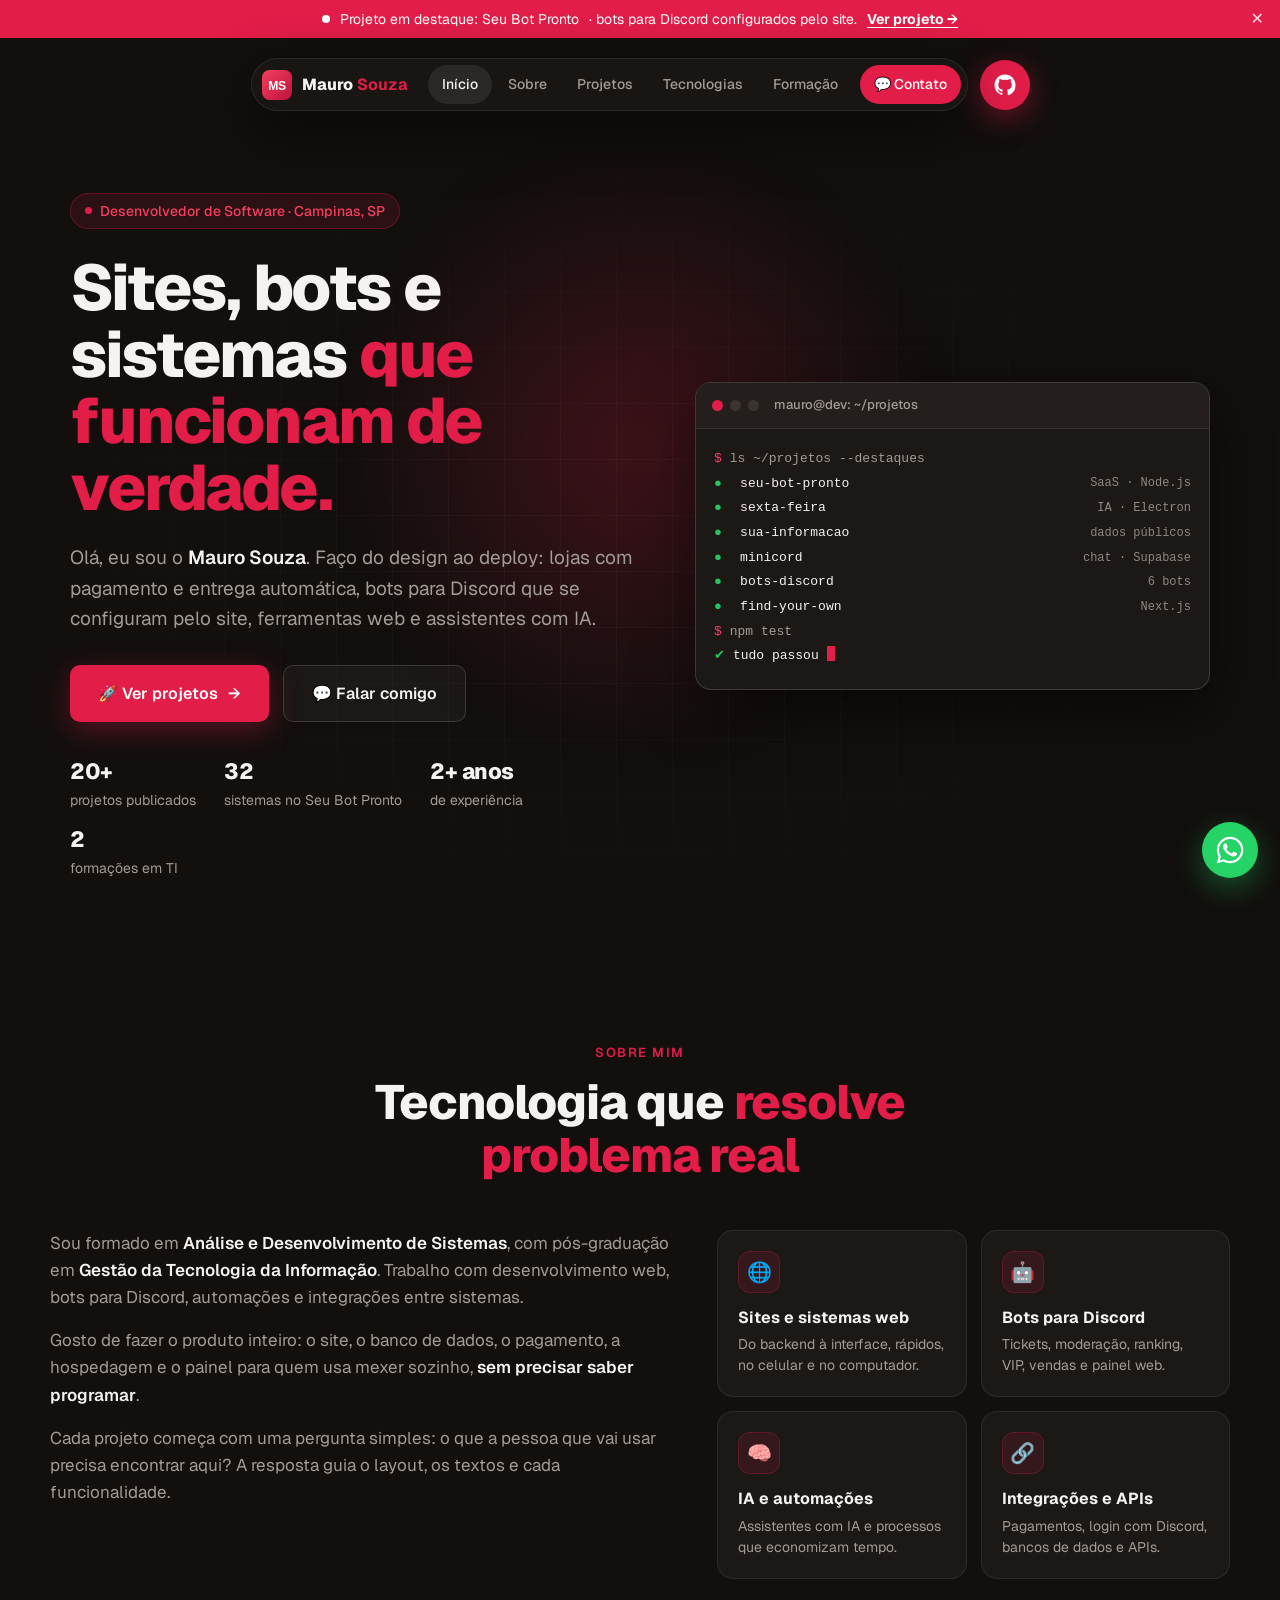
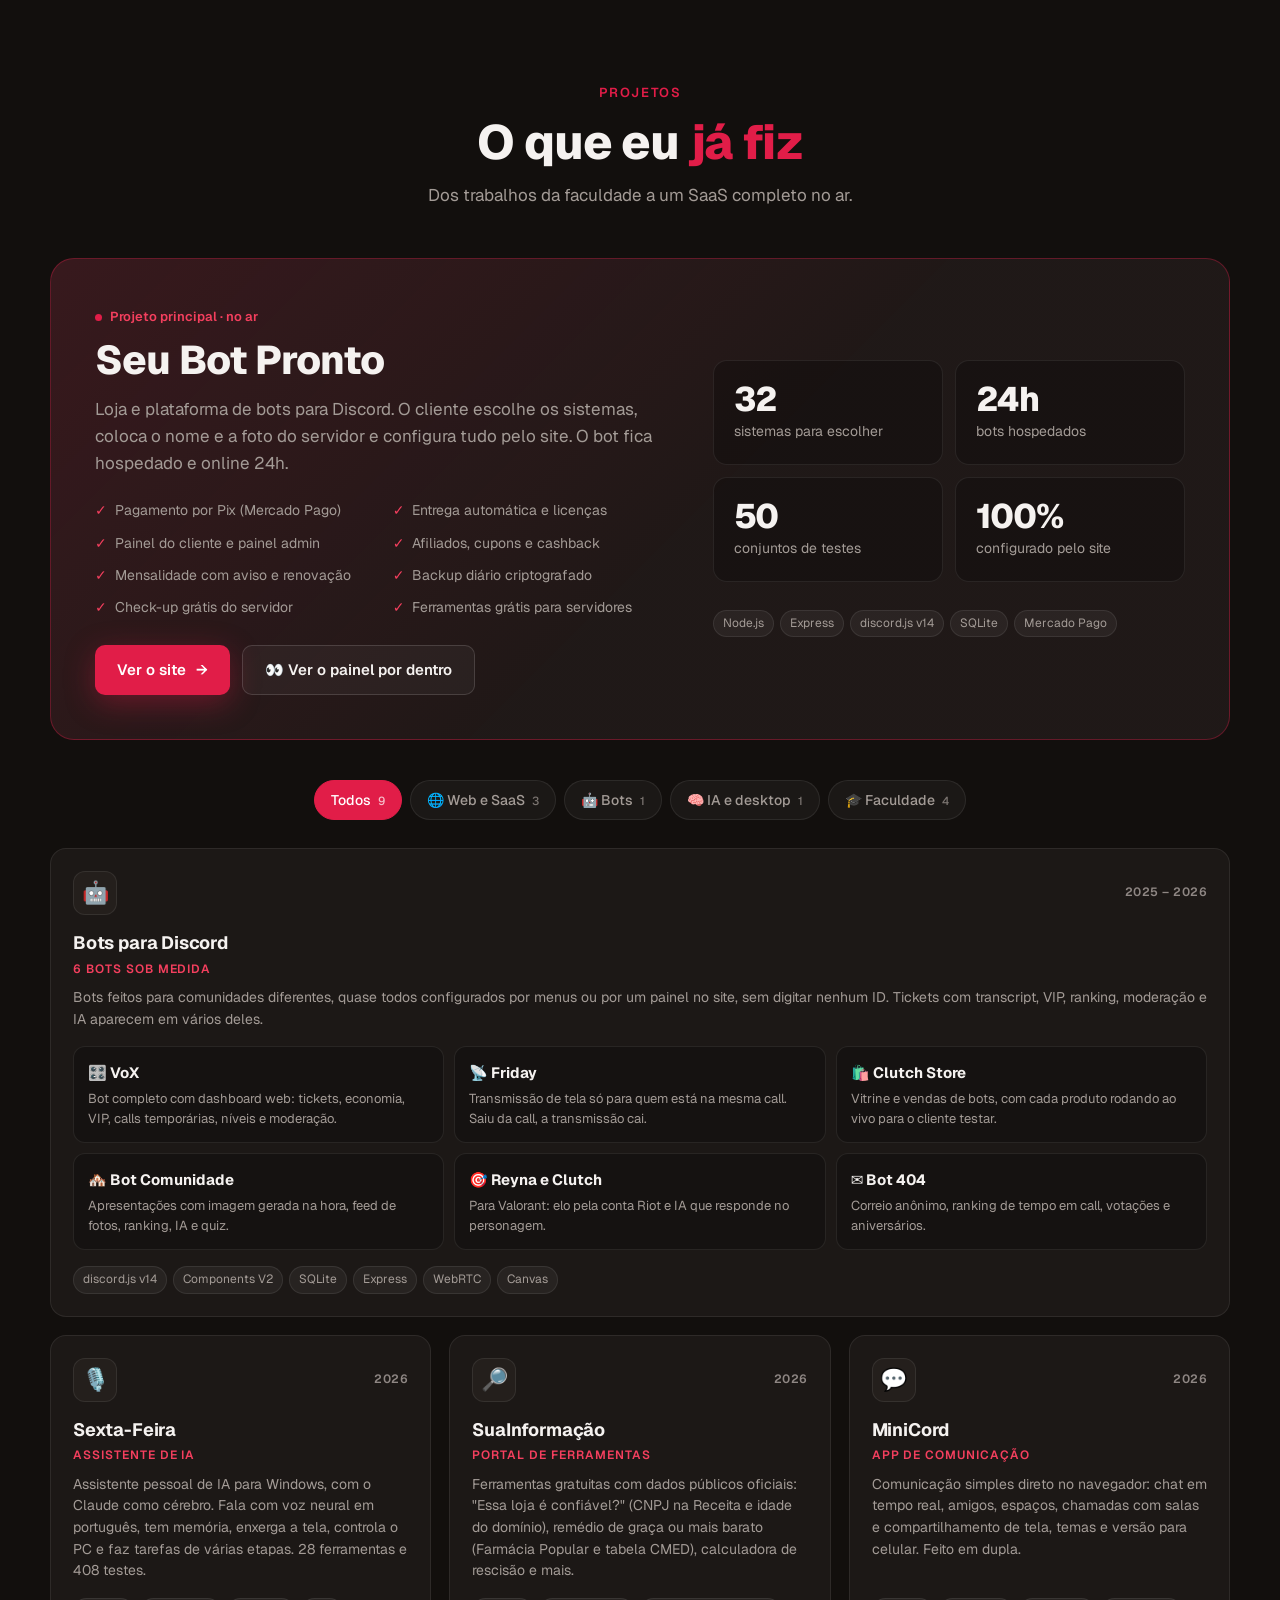
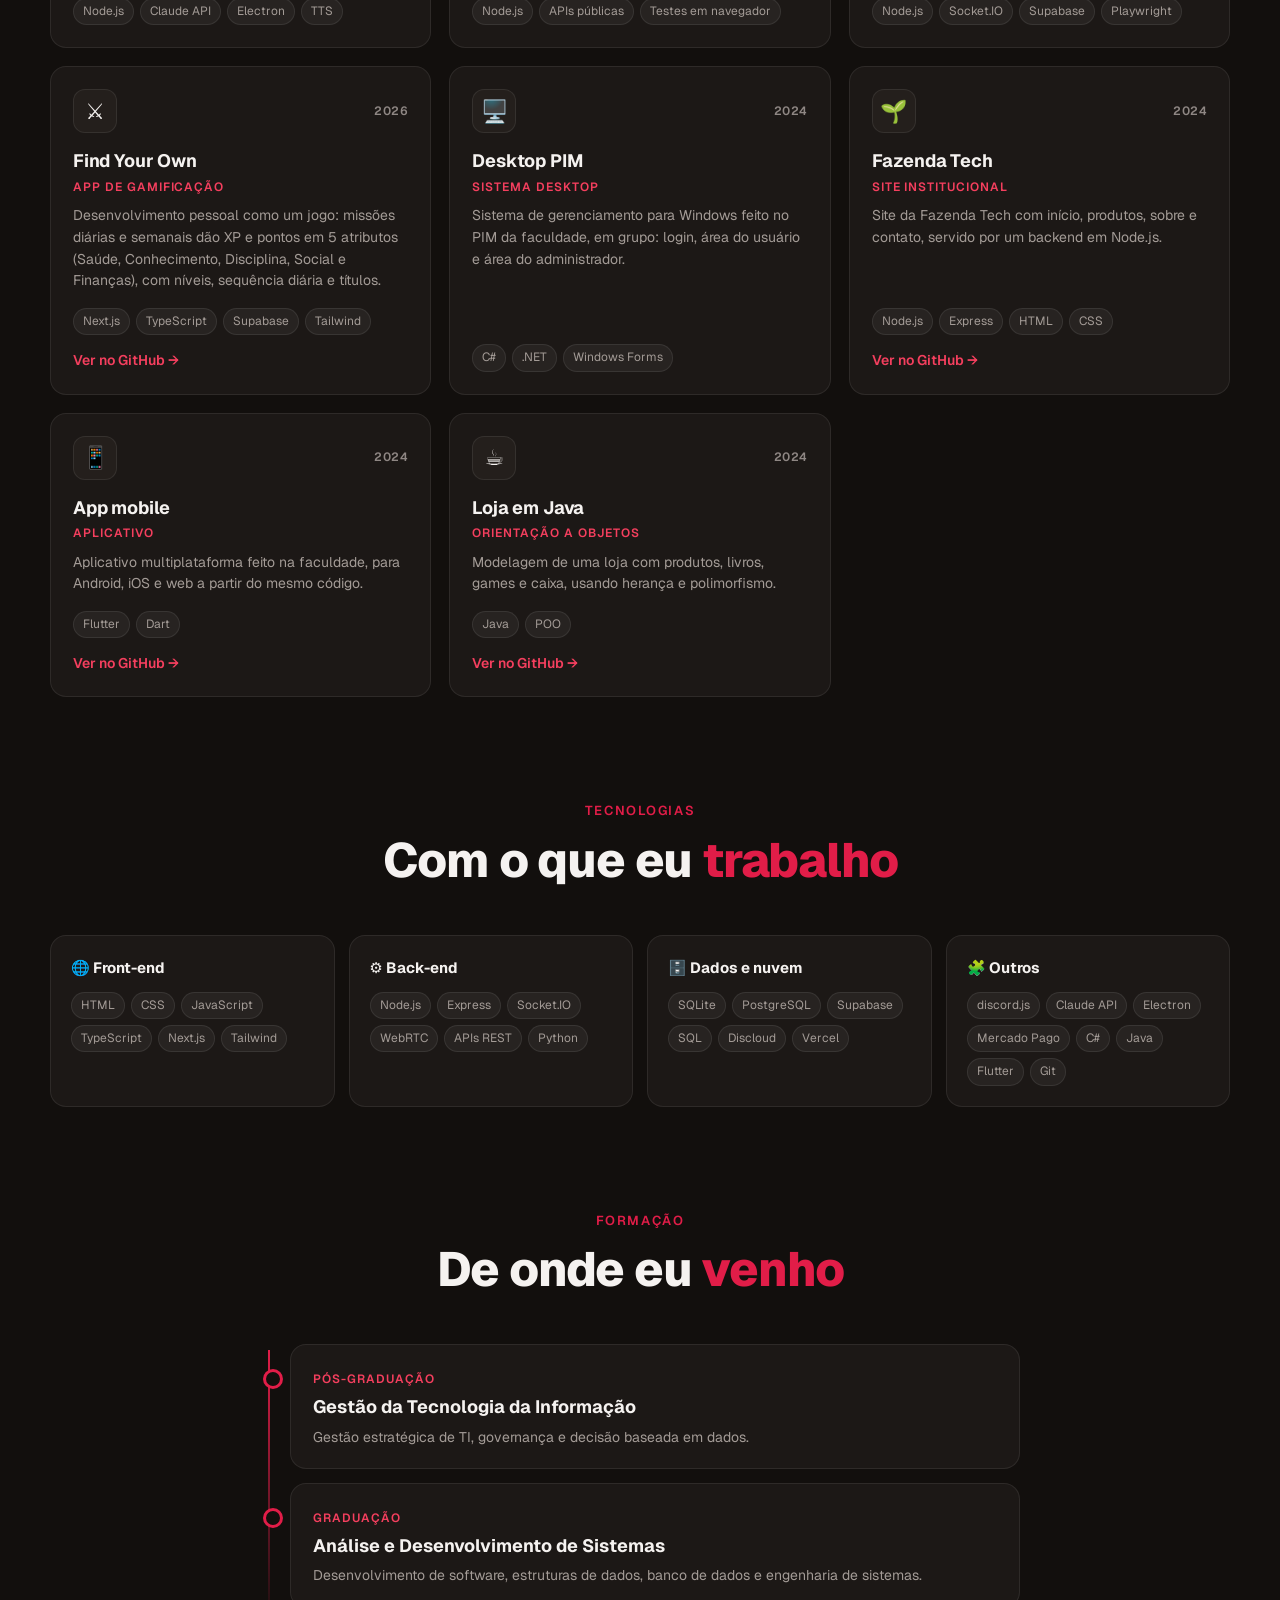
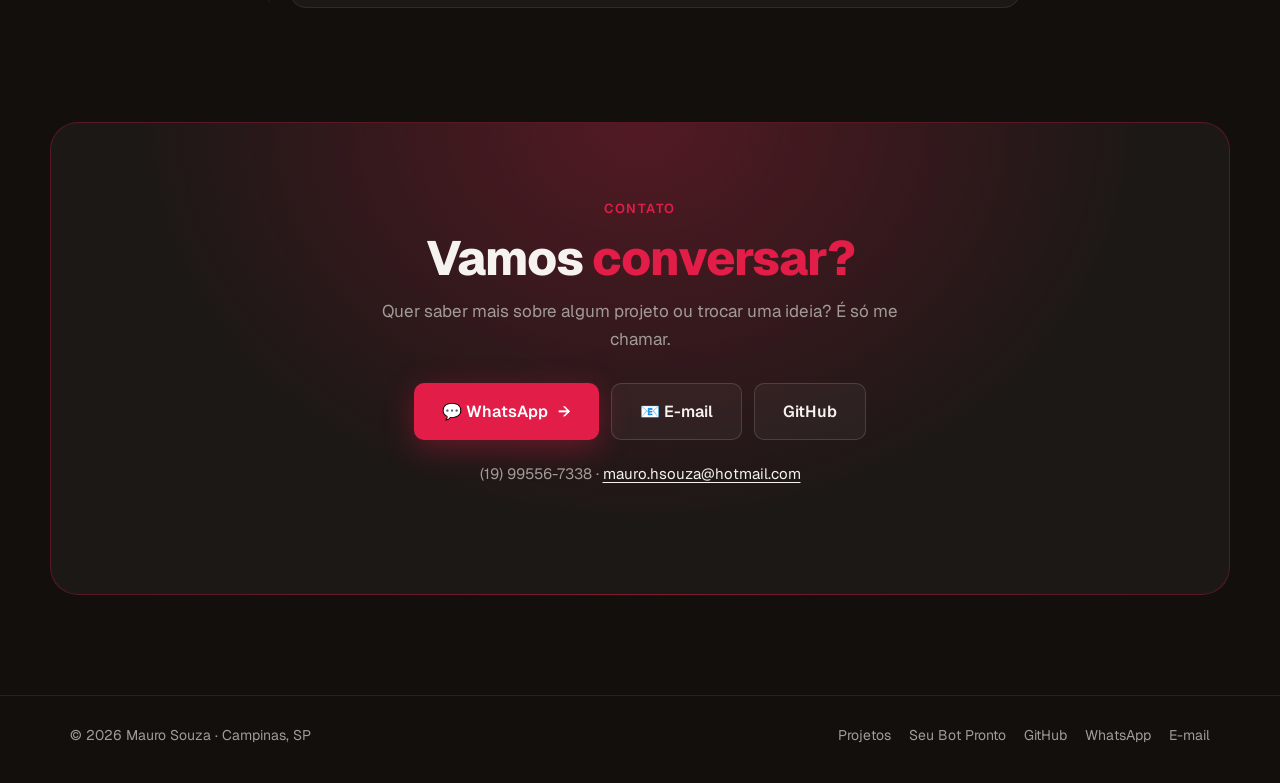
<file: index.html>
<!doctype html>
<html lang="pt-BR">
<head>
  <meta charset="utf-8">
  <meta name="viewport" content="width=device-width, initial-scale=1">
  <title>Mauro Souza - Desenvolvedor de Software</title>
  <meta name="description" content="Portfólio de Mauro Souza: sites, sistemas web, bots para Discord, automações e IA. Criador do Seu Bot Pronto.">
  <link rel="icon" href="logo.svg" type="image/svg+xml">
  <link rel="preconnect" href="https://fonts.googleapis.com">
  <link rel="preconnect" href="https://fonts.gstatic.com" crossorigin>
  <link href="https://fonts.googleapis.com/css2?family=Geist:wght@400;500;600;700;800;900&display=swap" rel="stylesheet">
  <link rel="stylesheet" href="styles.css">
  <script>document.documentElement.classList.add("js");</script>
</head>
<body>

  <!-- Barra de aviso -->
  <div class="announce" id="announce">
    <div class="announce__inner">
      <i class="announce__dot"></i>
      <span>Projeto em destaque: Seu Bot Pronto</span>
      <span class="hide-sm">· bots para Discord configurados pelo site.</span>
      <a href="#projetos" class="announce__link">Ver projeto →</a>
    </div>
    <button class="announce__close" aria-label="Fechar" id="announceClose">✕</button>
  </div>

  <!-- Navegação -->
  <header class="nav-wrap">
    <nav class="nav">
      <a href="#inicio" class="nav__brand"><img src="logo.svg" alt="" width="30" height="30"><span>Mauro <b>Souza</b></span></a>
      <ul class="nav__links" id="navLinks">
        <li><a href="#inicio" class="active">Início</a></li>
        <li><a href="#sobre">Sobre</a></li>
        <li><a href="#projetos">Projetos</a></li>
        <li><a href="#stack">Tecnologias</a></li>
        <li><a href="#formacao">Formação</a></li>
        <li><a href="#contato" class="nav__cta">💬 Contato</a></li>
      </ul>
      <button class="nav__burger" id="burger" aria-label="Abrir menu" aria-expanded="false"><span></span><span></span><span></span></button>
    </nav>
    <a class="gh-btn" href="https://github.com/Maurooh" target="_blank" rel="noopener" aria-label="GitHub">
      <svg viewBox="0 0 24 24" aria-hidden="true"><path d="M12 .5C5.65.5.5 5.65.5 12a11.5 11.5 0 0 0 7.86 10.92c.58.1.79-.25.79-.56v-2c-3.2.7-3.87-1.37-3.87-1.37-.53-1.33-1.28-1.69-1.28-1.69-1.05-.71.08-.7.08-.7 1.16.08 1.77 1.19 1.77 1.19 1.03 1.77 2.7 1.26 3.36.96.1-.75.4-1.26.73-1.55-2.55-.29-5.24-1.28-5.24-5.68 0-1.26.45-2.28 1.19-3.09-.12-.29-.52-1.46.11-3.05 0 0 .97-.31 3.17 1.18a11 11 0 0 1 5.77 0c2.2-1.49 3.17-1.18 3.17-1.18.63 1.59.23 2.76.11 3.05.74.81 1.19 1.83 1.19 3.09 0 4.41-2.69 5.38-5.25 5.67.41.36.78 1.06.78 2.14v3.17c0 .31.21.67.8.56A11.5 11.5 0 0 0 23.5 12C23.5 5.65 18.35.5 12 .5Z"/></svg>
    </a>
  </header>

  <main id="inicio">

    <!-- Hero -->
    <section class="hero">
      <div class="hero__grid" aria-hidden="true"></div>
      <div class="hero__glow" aria-hidden="true"></div>
      <div class="container hero__in">
        <div class="hero__text">
          <span class="pill reveal"><i class="dot"></i>Desenvolvedor de Software · Campinas, SP</span>
          <h1 class="reveal">Sites, bots e sistemas <span class="accent">que funcionam de verdade.</span></h1>
          <p class="hero__sub reveal">Olá, eu sou o <b>Mauro Souza</b>. Faço do design ao deploy: lojas com pagamento e entrega automática, bots para Discord que se configuram pelo site, ferramentas web e assistentes com IA.</p>
          <div class="hero__actions reveal">
            <a href="#projetos" class="btn btn--primary btn--lg">🚀 Ver projetos <span>→</span></a>
            <a href="#contato" class="btn btn--ghost btn--lg">💬 Falar comigo</a>
          </div>
          <ul class="hero__facts reveal">
            <li><b>20+</b>projetos publicados</li>
            <li><b>32</b>sistemas no Seu Bot Pronto</li>
            <li><b>2+ anos</b>de experiência</li>
            <li><b>2</b>formações em TI</li>
          </ul>
        </div>

        <!-- Terminal com os projetos -->
        <div class="term reveal" aria-label="Alguns projetos">
          <div class="term__bar"><span></span><span></span><span></span><b>mauro@dev: ~/projetos</b></div>
          <div class="term__body">
            <div class="term__cmd"><i>$</i> ls ~/projetos --destaques</div>
            <div class="term__row"><span class="term__ok">●</span><span>seu-bot-pronto</span><em>SaaS · Node.js</em></div>
            <div class="term__row"><span class="term__ok">●</span><span>sexta-feira</span><em>IA · Electron</em></div>
            <div class="term__row"><span class="term__ok">●</span><span>sua-informacao</span><em>dados públicos</em></div>
            <div class="term__row"><span class="term__ok">●</span><span>minicord</span><em>chat · Supabase</em></div>
            <div class="term__row"><span class="term__ok">●</span><span>bots-discord</span><em>6 bots</em></div>
            <div class="term__row"><span class="term__ok">●</span><span>find-your-own</span><em>Next.js</em></div>
            <div class="term__cmd"><i>$</i> npm test</div>
            <div><span class="term__ok">✔</span> tudo passou <span class="term__cursor"></span></div>
          </div>
        </div>
      </div>
    </section>

    <!-- Sobre -->
    <section class="section container" id="sobre">
      <div class="section__head reveal"><span class="eyebrow">Sobre mim</span><h2>Tecnologia que <span class="accent">resolve problema real</span></h2></div>
      <div class="sobre">
        <div class="sobre__texto reveal">
          <p>Sou formado em <b>Análise e Desenvolvimento de Sistemas</b>, com pós-graduação em <b>Gestão da Tecnologia da Informação</b>. Trabalho com desenvolvimento web, bots para Discord, automações e integrações entre sistemas.</p>
          <p>Gosto de fazer o produto inteiro: o site, o banco de dados, o pagamento, a hospedagem e o painel para quem usa mexer sozinho, <b>sem precisar saber programar</b>.</p>
          <p>Cada projeto começa com uma pergunta simples: o que a pessoa que vai usar precisa encontrar aqui? A resposta guia o layout, os textos e cada funcionalidade.</p>
        </div>
        <div class="servicos">
          <div class="servico reveal"><div class="servico__ic">🌐</div><b>Sites e sistemas web</b><p>Do backend à interface, rápidos, no celular e no computador.</p></div>
          <div class="servico reveal"><div class="servico__ic">🤖</div><b>Bots para Discord</b><p>Tickets, moderação, ranking, VIP, vendas e painel web.</p></div>
          <div class="servico reveal"><div class="servico__ic">🧠</div><b>IA e automações</b><p>Assistentes com IA e processos que economizam tempo.</p></div>
          <div class="servico reveal"><div class="servico__ic">🔗</div><b>Integrações e APIs</b><p>Pagamentos, login com Discord, bancos de dados e APIs.</p></div>
        </div>
      </div>
    </section>

    <!-- Projetos -->
    <section class="section container" id="projetos">
      <div class="section__head reveal"><span class="eyebrow">Projetos</span><h2>O que eu <span class="accent">já fiz</span></h2><p>Dos trabalhos da faculdade a um SaaS completo no ar.</p></div>

      <!-- Destaque -->
      <article class="destaque reveal">
        <div>
          <span class="destaque__tag"><i class="dot"></i>Projeto principal · no ar</span>
          <h3>Seu Bot Pronto</h3>
          <p class="destaque__sub">Loja e plataforma de bots para Discord. O cliente escolhe os sistemas, coloca o nome e a foto do servidor e configura tudo pelo site. O bot fica hospedado e online 24h.</p>
          <ul class="destaque__lista">
            <li>Pagamento por Pix (Mercado Pago)</li>
            <li>Entrega automática e licenças</li>
            <li>Painel do cliente e painel admin</li>
            <li>Afiliados, cupons e cashback</li>
            <li>Mensalidade com aviso e renovação</li>
            <li>Backup diário criptografado</li>
            <li>Check-up grátis do servidor</li>
            <li>Ferramentas grátis para servidores</li>
          </ul>
          <div class="destaque__acoes">
            <a href="https://seubotpronto.com.br" target="_blank" rel="noopener" class="btn btn--primary">Ver o site <span>→</span></a>
            <a href="https://seubotpronto.com.br/demo" target="_blank" rel="noopener" class="btn btn--ghost">👀 Ver o painel por dentro</a>
          </div>
        </div>
        <div class="destaque__numeros">
          <div class="numero"><b>32</b><span>sistemas para escolher</span></div>
          <div class="numero"><b>24h</b><span>bots hospedados</span></div>
          <div class="numero"><b>50</b><span>conjuntos de testes</span></div>
          <div class="numero"><b>100%</b><span>configurado pelo site</span></div>
          <div class="tags" style="grid-column: 1 / -1"><span>Node.js</span><span>Express</span><span>discord.js v14</span><span>SQLite</span><span>Mercado Pago</span></div>
        </div>
      </article>

      <div class="filtros reveal" role="tablist" aria-label="Filtrar projetos">
        <button class="filtro filtro--on" data-filtro="todos">Todos</button>
        <button class="filtro" data-filtro="web">🌐 Web e SaaS</button>
        <button class="filtro" data-filtro="discord">🤖 Bots</button>
        <button class="filtro" data-filtro="ia">🧠 IA e desktop</button>
        <button class="filtro" data-filtro="faculdade">🎓 Faculdade</button>
      </div>

      <div class="projetos" id="listaProjetos">
        <article class="projeto projeto--largo reveal" data-cat="discord">
          <div class="projeto__topo"><span class="projeto__ic">🤖</span><span class="projeto__ano">2025 – 2026</span></div>
          <h3>Bots para Discord</h3><div class="projeto__cat">6 bots sob medida</div>
          <p>Bots feitos para comunidades diferentes, quase todos configurados por menus ou por um painel no site, sem digitar nenhum ID. Tickets com transcript, VIP, ranking, moderação e IA aparecem em vários deles.</p>
          <div class="bots">
            <div class="bot"><b>🎛️ VoX</b><span>Bot completo com dashboard web: tickets, economia, VIP, calls temporárias, níveis e moderação.</span></div>
            <div class="bot"><b>📡 Friday</b><span>Transmissão de tela só para quem está na mesma call. Saiu da call, a transmissão cai.</span></div>
            <div class="bot"><b>🛍️ Clutch Store</b><span>Vitrine e vendas de bots, com cada produto rodando ao vivo para o cliente testar.</span></div>
            <div class="bot"><b>🏘️ Bot Comunidade</b><span>Apresentações com imagem gerada na hora, feed de fotos, ranking, IA e quiz.</span></div>
            <div class="bot"><b>🎯 Reyna e Clutch</b><span>Para Valorant: elo pela conta Riot e IA que responde no personagem.</span></div>
            <div class="bot"><b>✉️ Bot 404</b><span>Correio anônimo, ranking de tempo em call, votações e aniversários.</span></div>
          </div>
          <div class="tags"><span>discord.js v14</span><span>Components V2</span><span>SQLite</span><span>Express</span><span>WebRTC</span><span>Canvas</span></div>
        </article>
        <article class="projeto reveal" data-cat="ia">
          <div class="projeto__topo"><span class="projeto__ic">🎙️</span><span class="projeto__ano">2026</span></div>
          <h3>Sexta-Feira</h3><div class="projeto__cat">Assistente de IA</div>
          <p>Assistente pessoal de IA para Windows, com o Claude como cérebro. Fala com voz neural em português, tem memória, enxerga a tela, controla o PC e faz tarefas de várias etapas. 28 ferramentas e 408 testes.</p>
          <div class="tags"><span>Node.js</span><span>Claude API</span><span>Electron</span><span>TTS</span></div>
        </article>

        <article class="projeto reveal" data-cat="web">
          <div class="projeto__topo"><span class="projeto__ic">🔎</span><span class="projeto__ano">2026</span></div>
          <h3>SuaInformação</h3><div class="projeto__cat">Portal de ferramentas</div>
          <p>Ferramentas gratuitas com dados públicos oficiais: "Essa loja é confiável?" (CNPJ na Receita e idade do domínio), remédio de graça ou mais barato (Farmácia Popular e tabela CMED), calculadora de rescisão e mais.</p>
          <div class="tags"><span>Node.js</span><span>APIs públicas</span><span>Testes em navegador</span></div>
        </article>

        <article class="projeto reveal" data-cat="web">
          <div class="projeto__topo"><span class="projeto__ic">💬</span><span class="projeto__ano">2026</span></div>
          <h3>MiniCord</h3><div class="projeto__cat">App de comunicação</div>
          <p>Comunicação simples direto no navegador: chat em tempo real, amigos, espaços, chamadas com salas e compartilhamento de tela, temas e versão para celular. Feito em dupla.</p>
          <div class="tags"><span>Node.js</span><span>Socket.IO</span><span>Supabase</span><span>Playwright</span></div>
        </article>



        <article class="projeto reveal" data-cat="web">
          <div class="projeto__topo"><span class="projeto__ic">⚔️</span><span class="projeto__ano">2026</span></div>
          <h3>Find Your Own</h3><div class="projeto__cat">App de gamificação</div>
          <p>Desenvolvimento pessoal como um jogo: missões diárias e semanais dão XP e pontos em 5 atributos (Saúde, Conhecimento, Disciplina, Social e Finanças), com níveis, sequência diária e títulos.</p>
          <div class="tags"><span>Next.js</span><span>TypeScript</span><span>Supabase</span><span>Tailwind</span></div>
          <a class="projeto__link" href="https://github.com/Maurooh/FindYourOwn" target="_blank" rel="noopener">Ver no GitHub →</a>
        </article>







        <article class="projeto reveal" data-cat="faculdade">
          <div class="projeto__topo"><span class="projeto__ic">🖥️</span><span class="projeto__ano">2024</span></div>
          <h3>Desktop PIM</h3><div class="projeto__cat">Sistema desktop</div>
          <p>Sistema de gerenciamento para Windows feito no PIM da faculdade, em grupo: login, área do usuário e área do administrador.</p>
          <div class="tags"><span>C#</span><span>.NET</span><span>Windows Forms</span></div>
        </article>

        <article class="projeto reveal" data-cat="faculdade">
          <div class="projeto__topo"><span class="projeto__ic">🌱</span><span class="projeto__ano">2024</span></div>
          <h3>Fazenda Tech</h3><div class="projeto__cat">Site institucional</div>
          <p>Site da Fazenda Tech com início, produtos, sobre e contato, servido por um backend em Node.js.</p>
          <div class="tags"><span>Node.js</span><span>Express</span><span>HTML</span><span>CSS</span></div>
          <a class="projeto__link" href="https://github.com/Maurooh/Website-Faculdade" target="_blank" rel="noopener">Ver no GitHub →</a>
        </article>

        <article class="projeto reveal" data-cat="faculdade">
          <div class="projeto__topo"><span class="projeto__ic">📱</span><span class="projeto__ano">2024</span></div>
          <h3>App mobile</h3><div class="projeto__cat">Aplicativo</div>
          <p>Aplicativo multiplataforma feito na faculdade, para Android, iOS e web a partir do mesmo código.</p>
          <div class="tags"><span>Flutter</span><span>Dart</span></div>
          <a class="projeto__link" href="https://github.com/Maurooh/MobileAPP-Faculdade" target="_blank" rel="noopener">Ver no GitHub →</a>
        </article>

        <article class="projeto reveal" data-cat="faculdade">
          <div class="projeto__topo"><span class="projeto__ic">☕</span><span class="projeto__ano">2024</span></div>
          <h3>Loja em Java</h3><div class="projeto__cat">Orientação a objetos</div>
          <p>Modelagem de uma loja com produtos, livros, games e caixa, usando herança e polimorfismo.</p>
          <div class="tags"><span>Java</span><span>POO</span></div>
          <a class="projeto__link" href="https://github.com/Maurooh/NP1---JAVA" target="_blank" rel="noopener">Ver no GitHub →</a>
        </article>
      </div>
    </section>

    <!-- Tecnologias -->
    <section class="section container" id="stack">
      <div class="section__head reveal"><span class="eyebrow">Tecnologias</span><h2>Com o que eu <span class="accent">trabalho</span></h2></div>
      <div class="stack">
        <div class="stack__grupo reveal"><b>🌐 Front-end</b><div class="tags"><span>HTML</span><span>CSS</span><span>JavaScript</span><span>TypeScript</span><span>Next.js</span><span>Tailwind</span></div></div>
        <div class="stack__grupo reveal"><b>⚙️ Back-end</b><div class="tags"><span>Node.js</span><span>Express</span><span>Socket.IO</span><span>WebRTC</span><span>APIs REST</span><span>Python</span></div></div>
        <div class="stack__grupo reveal"><b>🗄️ Dados e nuvem</b><div class="tags"><span>SQLite</span><span>PostgreSQL</span><span>Supabase</span><span>SQL</span><span>Discloud</span><span>Vercel</span></div></div>
        <div class="stack__grupo reveal"><b>🧩 Outros</b><div class="tags"><span>discord.js</span><span>Claude API</span><span>Electron</span><span>Mercado Pago</span><span>C#</span><span>Java</span><span>Flutter</span><span>Git</span></div></div>
      </div>
    </section>

    <!-- Formação -->
    <section class="section container" id="formacao">
      <div class="section__head reveal"><span class="eyebrow">Formação</span><h2>De onde eu <span class="accent">venho</span></h2></div>
      <div class="linha">
        <div class="etapa reveal"><small>Pós-graduação</small><b>Gestão da Tecnologia da Informação</b><p>Gestão estratégica de TI, governança e decisão baseada em dados.</p></div>
        <div class="etapa reveal"><small>Graduação</small><b>Análise e Desenvolvimento de Sistemas</b><p>Desenvolvimento de software, estruturas de dados, banco de dados e engenharia de sistemas.</p></div>
      </div>
    </section>

    <!-- Contato -->
    <section class="section container" id="contato">
      <div class="cta reveal">
        <span class="eyebrow">Contato</span>
        <h2>Vamos <span class="accent">conversar?</span></h2>
        <p>Quer saber mais sobre algum projeto ou trocar uma ideia? É só me chamar.</p>
        <div class="cta__acoes">
          <a class="btn btn--primary btn--lg" href="https://wa.me/5519995567338" target="_blank" rel="noopener">💬 WhatsApp <span>→</span></a>
          <a class="btn btn--ghost btn--lg" href="mailto:mauro.hsouza@hotmail.com">📧 E-mail</a>
          <a class="btn btn--ghost btn--lg" href="https://github.com/Maurooh" target="_blank" rel="noopener">GitHub</a>
        </div>
        <p class="cta__info">(19) 99556-7338 · <button type="button" data-copiar="mauro.hsouza@hotmail.com">mauro.hsouza@hotmail.com</button></p>
        <span class="copiado" id="copiado" aria-live="polite"></span>
      </div>
    </section>
  </main>

  <footer class="footer">
    <div class="container footer__in">
      <span>© <span id="ano">2026</span> Mauro Souza · Campinas, SP</span>
      <div class="footer__links">
        <a href="#projetos">Projetos</a>
        <a href="https://seubotpronto.com.br" target="_blank" rel="noopener">Seu Bot Pronto</a>
        <a href="https://github.com/Maurooh" target="_blank" rel="noopener">GitHub</a>
        <a href="https://wa.me/5519995567338" target="_blank" rel="noopener">WhatsApp</a>
        <a href="mailto:mauro.hsouza@hotmail.com">E-mail</a>
      </div>
    </div>
  </footer>

  <!-- Botão flutuante do WhatsApp -->
  <a href="https://wa.me/5519995567338" target="_blank" rel="noopener" class="wpp" aria-label="Conversar no WhatsApp">
    <svg viewBox="0 0 24 24" aria-hidden="true"><path d="M17.47 14.38c-.3-.15-1.76-.87-2.03-.97-.27-.1-.47-.15-.67.15-.2.3-.77.97-.94 1.17-.17.2-.35.22-.65.07-.3-.15-1.26-.46-2.4-1.48-.89-.79-1.49-1.77-1.66-2.07-.17-.3-.02-.46.13-.61.13-.13.3-.35.45-.52.15-.17.2-.3.3-.5.1-.2.05-.37-.03-.52-.07-.15-.67-1.62-.92-2.22-.24-.58-.49-.5-.67-.51h-.57c-.2 0-.52.07-.8.37-.27.3-1.04 1.02-1.04 2.48s1.07 2.88 1.21 3.08c.15.2 2.1 3.2 5.08 4.49.71.31 1.26.49 1.69.63.71.23 1.36.2 1.87.12.57-.09 1.76-.72 2.01-1.41.25-.7.25-1.29.17-1.41-.07-.13-.27-.2-.57-.35ZM12.05 21.5h-.01a9.43 9.43 0 0 1-4.8-1.32l-.35-.2-3.57.93.96-3.48-.23-.36a9.4 9.4 0 0 1-1.44-5.02c0-5.2 4.24-9.43 9.45-9.43a9.4 9.4 0 0 1 9.43 9.44c0 5.2-4.24 9.44-9.44 9.44Zm8.03-17.47A11.3 11.3 0 0 0 12.05.7C5.79.7.7 5.79.7 12.04c0 2 .52 3.95 1.52 5.67L.6 23.3l5.73-1.5a11.32 11.32 0 0 0 5.71 1.46h.01c6.25 0 11.34-5.09 11.34-11.34 0-3.03-1.18-5.88-3.31-8.02Z"/></svg>
  </a>

  <script src="script.js"></script>
</body>
</html>
</file>
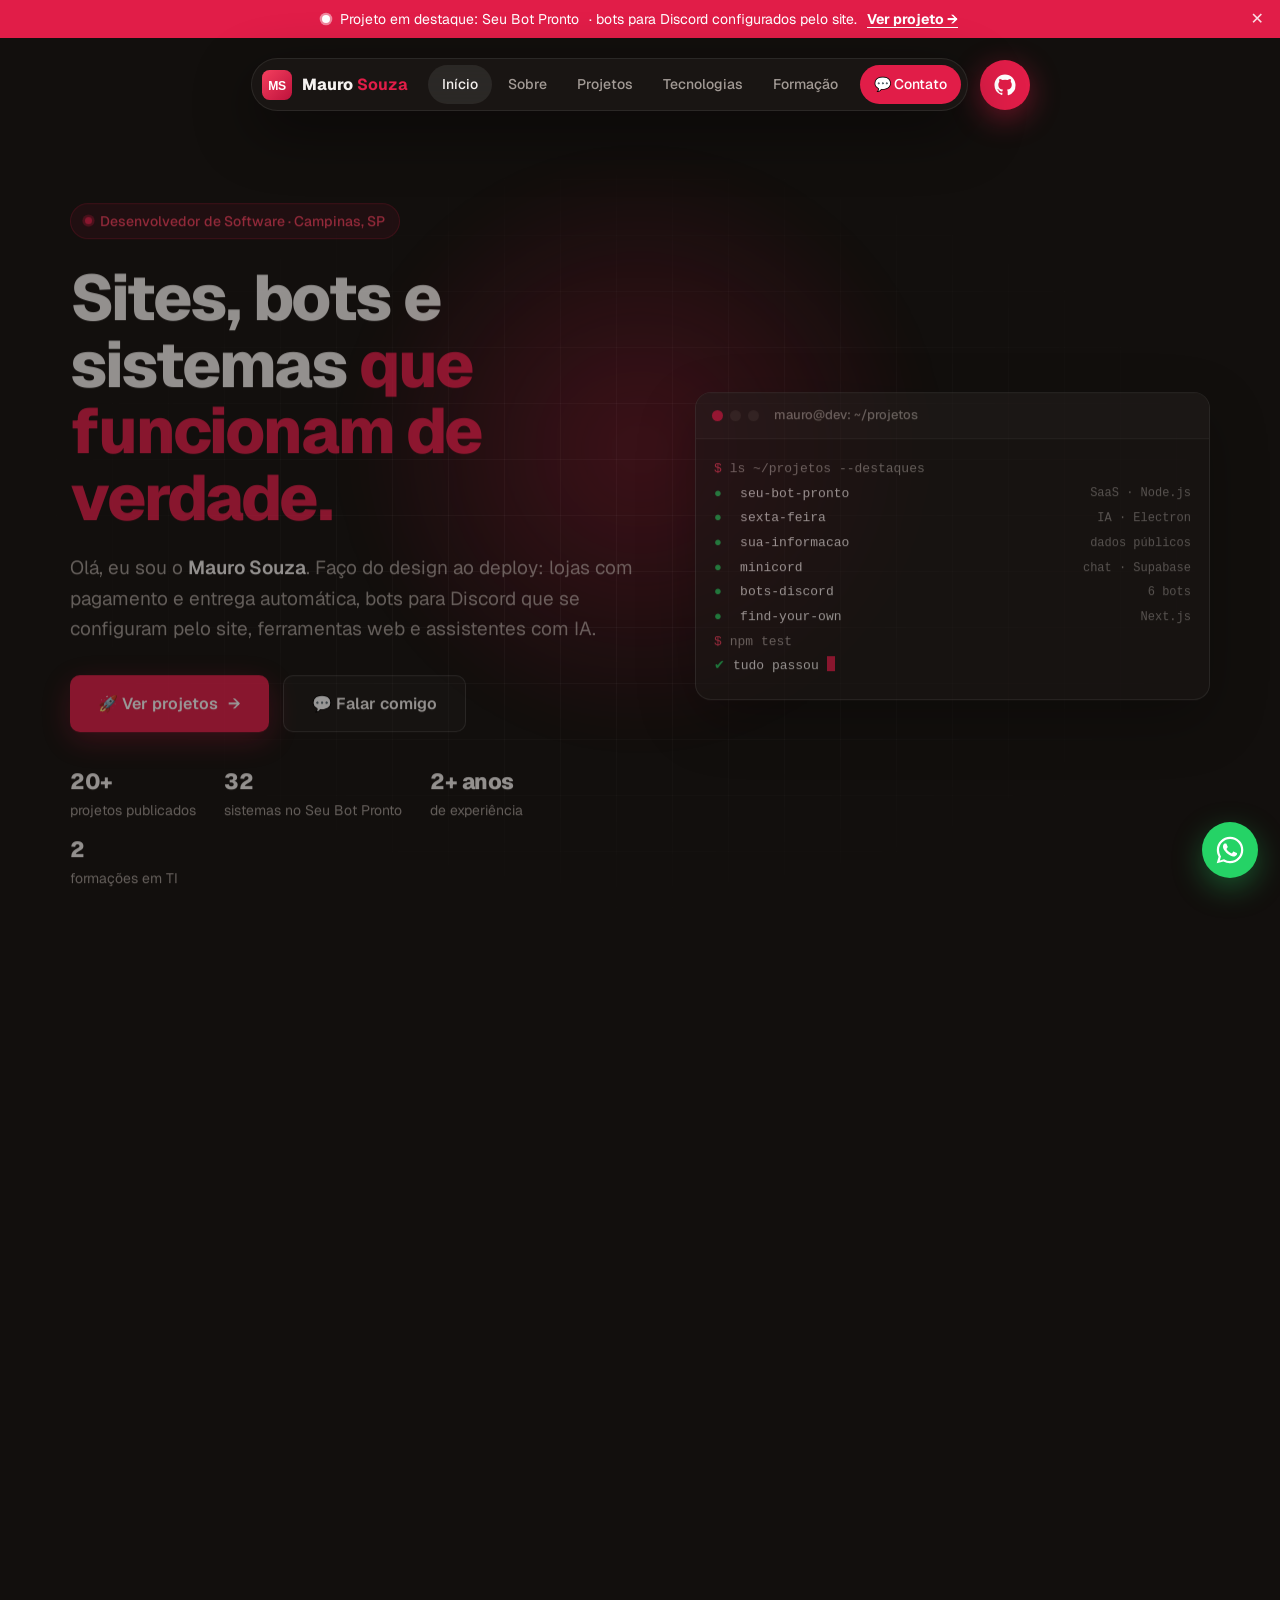
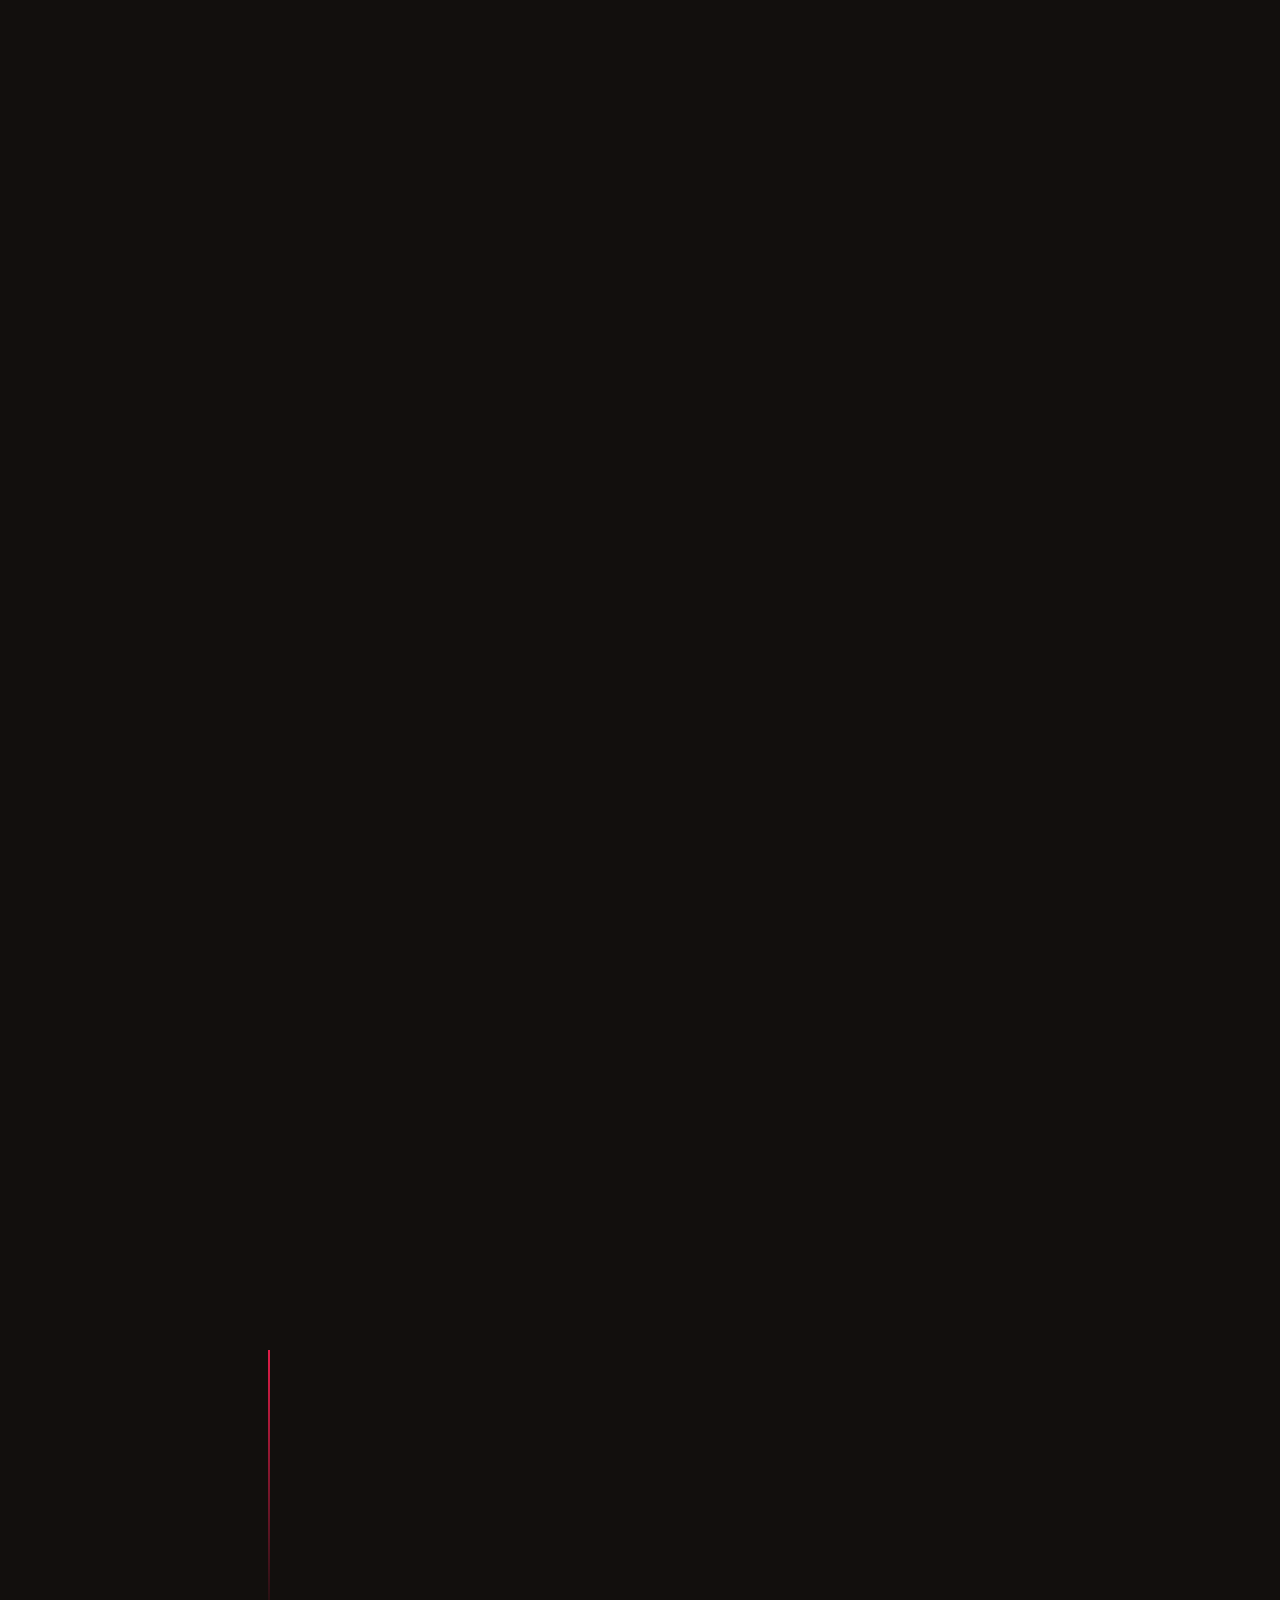
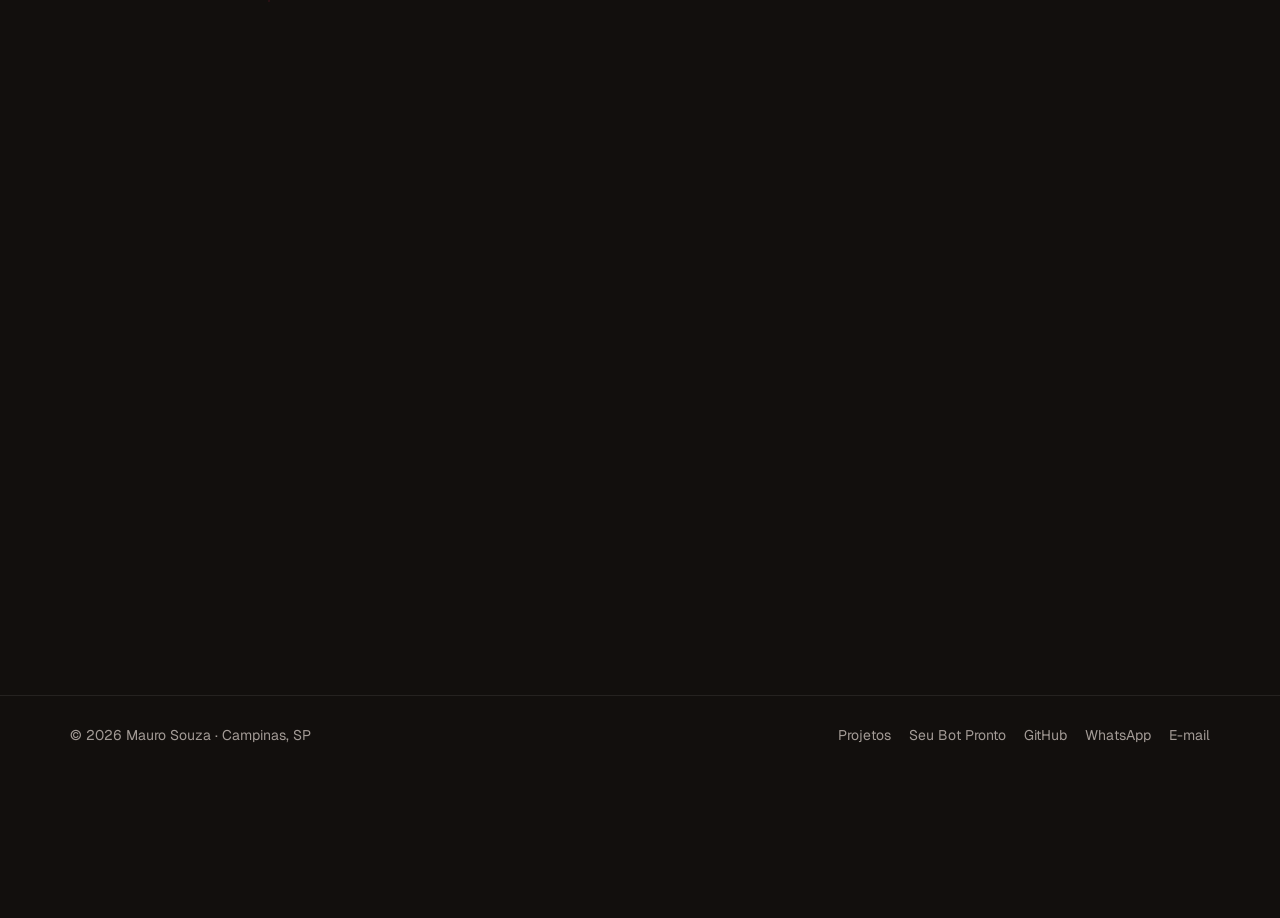
<file: en.html>
<!doctype html>
<html lang="pt-BR">
<head>
  <meta charset="utf-8">
  <title>Mauro Souza - Desenvolvedor de Software</title>
  <!-- Endereço antigo: o portfólio agora fica na página inicial -->
  <meta http-equiv="refresh" content="0; url=./">
  <link rel="canonical" href="./">
</head>
<body style="background:#120f0d;color:#f5f2f0;font-family:system-ui,sans-serif">
  <p><a href="./" style="color:#f43f5e">Abrir o portfólio</a></p>
</body>
</html>
</file>
<file: styles.css>
:root {
  /* Mesma paleta do Seu Bot Pronto: vermelho sobre escuro quente. Para trocar a cor, mude --accent, --accent-rgb, --accent-2 e --accent-dark. */
  --bg: #120f0d;
  --bg-2: #181412;
  --surface: #1c1816;
  --surface-2: #241f1c;
  --border: rgba(255, 255, 255, 0.08);
  --border-strong: rgba(255, 255, 255, 0.14);
  --text: #f5f2f0;
  --muted: #a39b96;
  --gray: #8f8784;
  --accent: #e11d48;
  --accent-rgb: 225, 29, 72;
  --accent-2: #f43f5e;
  --accent-dark: #9f1239;
  --on-accent: #ffffff;
  --accent-soft: rgba(var(--accent-rgb), 0.12);
  --green: #22c55e;
  --radius: 16px;
  --shadow: 0 20px 60px rgba(0, 0, 0, 0.45);
}

* { box-sizing: border-box; margin: 0; padding: 0; }
[hidden] { display: none !important; }
html { scroll-behavior: smooth; scroll-padding-top: 96px; }
body {
  background: var(--bg);
  color: var(--text);
  font-family: "Geist", system-ui, -apple-system, "Segoe UI", Arial, sans-serif;
  line-height: 1.6;
  -webkit-font-smoothing: antialiased;
  overflow-x: hidden;
}
a { color: inherit; text-decoration: none; }
button { font: inherit; color: inherit; background: none; border: 0; cursor: pointer; }
img { max-width: 100%; display: block; }
::selection { background: rgba(var(--accent-rgb), .35); }

.ic { width: 20px; height: 20px; fill: none; stroke: currentColor; stroke-width: 2; stroke-linecap: round; stroke-linejoin: round; flex-shrink: 0; }
.ic--sm { width: 16px; height: 16px; }

.container { width: 100%; max-width: 1180px; margin: 0 auto; padding: 0 20px; }
.accent { color: var(--accent); }

/* ---------- Botões ---------- */
.btn {
  display: inline-flex; align-items: center; justify-content: center; gap: 10px;
  padding: 12px 22px; border-radius: 10px; font-weight: 600; font-size: 15px;
  transition: transform .2s, background .2s, border-color .2s, box-shadow .2s;
  white-space: nowrap;
}
.btn span { transition: transform .2s; }
.btn:hover span { transform: translateX(3px); }
.btn--primary { background: var(--accent); color: var(--on-accent); box-shadow: 0 8px 30px rgba(var(--accent-rgb), .35); }
.btn--primary:hover { background: var(--accent-2); transform: translateY(-2px); }
.btn--ghost { background: rgba(255,255,255,.04); border: 1px solid var(--border-strong); }
.btn--ghost:hover { background: rgba(255,255,255,.08); transform: translateY(-2px); }
.btn--lg { padding: 15px 28px; font-size: 16px; }
.btn--sm { padding: 9px 14px; font-size: 14px; }

.eyebrow {
  display: inline-block; font-size: 13px; font-weight: 600; letter-spacing: .12em;
  text-transform: uppercase; color: var(--accent); margin-bottom: 12px;
}

/* ---------- Barra de aviso ---------- */
.announce {
  background: var(--accent); color: var(--on-accent); font-size: 14px; position: relative;
  padding: 8px 48px; text-align: center;
}
.announce__inner { display: flex; align-items: center; justify-content: center; gap: 10px; flex-wrap: wrap; }
.announce__dot { width: 8px; height: 8px; border-radius: 50%; background: #fff; box-shadow: 0 0 0 0 rgba(255,255,255,.7); animation: ping-w 2s infinite; }
@keyframes ping-w { 70% { box-shadow: 0 0 0 7px rgba(255,255,255,0); } 100% { box-shadow: 0 0 0 0 rgba(255,255,255,0); } }
.announce__link { font-weight: 700; text-decoration: underline; text-underline-offset: 3px; }
.announce__close { position: absolute; right: 16px; top: 50%; transform: translateY(-50%); font-size: 16px; opacity: .85; }
.announce__close:hover { opacity: 1; }

/* ---------- Navegação (a "HUD" flutuante) ---------- */
.nav-wrap {
  position: sticky; top: 12px; z-index: 50; display: flex; justify-content: center; align-items: center;
  gap: 12px; padding: 12px 20px; margin-top: 8px;
}
.nav {
  display: flex; align-items: center; gap: 8px; padding: 6px;
  background: rgba(28, 24, 22, .75); backdrop-filter: blur(16px); -webkit-backdrop-filter: blur(16px);
  border: 1px solid var(--border); border-radius: 999px; box-shadow: var(--shadow);
}
.nav__brand { display: flex; align-items: center; gap: 10px; font-weight: 800; padding: 0 12px 0 4px; white-space: nowrap; }
.nav__brand img { width: 30px; height: 30px; }
.nav__brand b { color: var(--accent); }
.nav__links { display: flex; list-style: none; gap: 2px; }
.nav__links a {
  display: flex; align-items: center; gap: 7px; padding: 8px 14px; border-radius: 999px;
  font-size: 14px; font-weight: 500; color: var(--muted); transition: color .2s, background .2s;
}
.nav__links a:hover { color: var(--text); background: rgba(255,255,255,.05); }
.nav__links a.active { color: var(--text); background: rgba(255,255,255,.08); }
.nav__links a.nav__cta { background: var(--accent); color: var(--on-accent); margin-left: 6px; }
.nav__links a.nav__cta:hover { background: var(--accent-2); }
.nav__burger { display: none; width: 40px; height: 40px; border-radius: 50%; flex-direction: column; justify-content: center; align-items: center; gap: 4px; }
.nav__burger span { width: 18px; height: 2px; background: var(--text); border-radius: 2px; transition: transform .25s, opacity .25s; }
.nav__burger.open span:nth-child(1) { transform: translateY(6px) rotate(45deg); }
.nav__burger.open span:nth-child(2) { opacity: 0; }
.nav__burger.open span:nth-child(3) { transform: translateY(-6px) rotate(-45deg); }

.gh-btn {
  width: 50px; height: 50px; border-radius: 50%; background: var(--accent); color: var(--on-accent);
  display: grid; place-items: center; box-shadow: 0 8px 30px rgba(var(--accent-rgb), .45); transition: transform .2s;
  flex-shrink: 0;
}
.gh-btn:hover { transform: scale(1.06); }
.gh-btn svg { width: 22px; height: 22px; fill: currentColor; }

/* ---------- Hero ---------- */
.hero { position: relative; padding: 70px 0 60px; overflow: hidden; }
.hero__grid {
  position: absolute; inset: 0;
  background-image:
    linear-gradient(rgba(255,255,255,.035) 1px, transparent 1px),
    linear-gradient(90deg, rgba(255,255,255,.035) 1px, transparent 1px);
  background-size: 56px 56px;
  mask-image: radial-gradient(ellipse at center, #000 20%, transparent 70%);
  -webkit-mask-image: radial-gradient(ellipse at center, #000 20%, transparent 70%);
}
.hero__glow {
  position: absolute; width: 700px; height: 700px; left: 50%; top: 40%; transform: translate(-50%, -50%);
  background: radial-gradient(circle, rgba(var(--accent-rgb), .22), transparent 60%); filter: blur(30px);
  animation: pulse 6s ease-in-out infinite;
}
@keyframes pulse { 50% { opacity: .6; transform: translate(-50%, -50%) scale(1.1); } }
.hero__in { position: relative; display: grid; grid-template-columns: 1.05fr .95fr; gap: 56px; align-items: center; }
.hero__text { display: flex; flex-direction: column; align-items: flex-start; }
.pill {
  display: inline-flex; align-items: center; gap: 8px; padding: 6px 14px; border-radius: 999px;
  background: var(--accent-soft); border: 1px solid rgba(var(--accent-rgb), .3); color: var(--accent-2);
  font-size: 14px; font-weight: 500; margin-bottom: 26px;
}
.dot { width: 7px; height: 7px; border-radius: 50%; background: var(--accent); box-shadow: 0 0 0 0 rgba(var(--accent-rgb), .6); animation: ping 2s infinite; }
@keyframes ping { 70% { box-shadow: 0 0 0 8px rgba(var(--accent-rgb), 0); } 100% { box-shadow: 0 0 0 0 rgba(var(--accent-rgb), 0); } }
.hero h1 { font-size: clamp(38px, 5.6vw, 64px); line-height: 1.04; font-weight: 800; letter-spacing: -.03em; }
.hero__sub b { color: var(--text); font-weight: 600; }
.hero__sub { color: var(--muted); font-size: clamp(16px, 2vw, 19px); max-width: 600px; margin: 22px 0 30px; }
.hero__actions { display: flex; gap: 14px; flex-wrap: wrap; }
.hero__facts { list-style: none; display: flex; flex-wrap: wrap; gap: 10px 28px; margin-top: 32px; color: var(--muted); font-size: 14px; }
.hero__facts b { display: block; color: var(--text); font-size: 22px; font-weight: 800; letter-spacing: -.02em; }

/* Terminal do hero */
.term { background: var(--surface); border: 1px solid var(--border-strong); border-radius: var(--radius); box-shadow: var(--shadow); overflow: hidden; font-size: 14px; }
.term__bar { display: flex; align-items: center; gap: 7px; padding: 12px 16px; background: var(--surface-2); border-bottom: 1px solid var(--border); }
.term__bar span { width: 11px; height: 11px; border-radius: 50%; background: #3a3330; }
.term__bar span:first-child { background: var(--accent); }
.term__bar b { margin-left: 8px; font-size: 13px; font-weight: 500; color: var(--muted); }
.term__body { padding: 18px 18px 20px; font-family: ui-monospace, "SF Mono", Consolas, monospace; font-size: 13px; line-height: 1.9; }
.term__cmd { color: var(--muted); }
.term__cmd i { color: var(--accent-2); font-style: normal; }
.term__row { display: grid; grid-template-columns: 18px 1fr auto; gap: 8px; align-items: center; }
.term__row em { font-style: normal; color: var(--gray); font-size: 12px; }
.term__ok { color: var(--green); }
.term__cursor { display: inline-block; width: 8px; height: 15px; background: var(--accent); vertical-align: -2px; animation: blink 1s steps(1) infinite; }
@keyframes blink { 50% { opacity: 0; } }

/* ---------- Seções ---------- */
.section { padding: 100px 0 0; }
.section__head { text-align: center; max-width: 680px; margin: 0 auto 48px; }
.section__head h2 { font-size: clamp(30px, 4.5vw, 48px); line-height: 1.1; letter-spacing: -.025em; font-weight: 800; }
.section__head p { color: var(--muted); margin-top: 14px; font-size: 17px; }

/* Sobre */
.sobre { display: grid; grid-template-columns: 1.1fr .9fr; gap: 40px; align-items: start; }
.sobre__texto p { color: var(--muted); font-size: 17px; margin-bottom: 16px; }
.sobre__texto p b { color: var(--text); font-weight: 600; }
.servicos { display: grid; grid-template-columns: 1fr 1fr; gap: 14px; }
.servico { background: var(--surface); border: 1px solid var(--border); border-radius: var(--radius); padding: 20px; transition: border-color .2s, transform .2s; }
.servico:hover { border-color: rgba(var(--accent-rgb), .45); transform: translateY(-3px); }
.servico__ic { width: 42px; height: 42px; border-radius: 12px; display: grid; place-items: center; font-size: 20px; background: var(--accent-soft); border: 1px solid rgba(var(--accent-rgb), .25); margin-bottom: 12px; }
.servico b { display: block; font-size: 16px; margin-bottom: 4px; }
.servico p { color: var(--muted); font-size: 14px; line-height: 1.5; }

/* Projeto em destaque */
.destaque {
  position: relative; display: grid; grid-template-columns: 1.1fr .9fr; gap: 40px; align-items: center;
  background: linear-gradient(135deg, rgba(var(--accent-rgb), .14), rgba(var(--accent-rgb), .02) 55%), var(--surface);
  border: 1px solid rgba(var(--accent-rgb), .35); border-radius: 24px; padding: 44px; overflow: hidden; margin-bottom: 40px;
}
.destaque__tag { display: inline-flex; align-items: center; gap: 8px; font-size: 13px; font-weight: 600; color: var(--accent-2); margin-bottom: 10px; }
.destaque h3 { font-size: clamp(28px, 3.6vw, 40px); line-height: 1.1; letter-spacing: -.02em; font-weight: 800; }
.destaque__sub { color: var(--muted); font-size: 17px; margin: 14px 0 22px; }
.destaque__lista { list-style: none; display: grid; grid-template-columns: 1fr 1fr; gap: 10px 18px; margin-bottom: 26px; font-size: 14px; color: var(--muted); }
.destaque__lista li { display: flex; gap: 8px; }
.destaque__lista li::before { content: "✓"; color: var(--accent-2); font-weight: 700; }
.destaque__acoes { display: flex; gap: 12px; flex-wrap: wrap; }
.destaque__numeros { display: grid; grid-template-columns: 1fr 1fr; gap: 12px; }
.numero { background: rgba(0,0,0,.25); border: 1px solid var(--border); border-radius: 14px; padding: 20px; }
.numero b { display: block; font-size: 34px; font-weight: 800; letter-spacing: -.03em; line-height: 1.1; }
.numero span { color: var(--muted); font-size: 14px; }

/* Filtros */
.filtros { display: flex; justify-content: center; flex-wrap: wrap; gap: 8px; margin-bottom: 28px; }
.filtro {
  padding: 8px 16px; border-radius: 999px; font-size: 14px; font-weight: 500; color: var(--muted);
  background: rgba(255,255,255,.04); border: 1px solid var(--border); transition: color .2s, background .2s, border-color .2s;
}
.filtro:hover { color: var(--text); border-color: var(--border-strong); }
.filtro--on { background: var(--accent); border-color: var(--accent); color: var(--on-accent); }
.filtro small { opacity: .7; margin-left: 4px; }

/* Cartões de projeto */
.projetos { display: grid; grid-template-columns: repeat(3, 1fr); gap: 18px; }
.projeto {
  display: flex; flex-direction: column; background: var(--surface); border: 1px solid var(--border);
  border-radius: var(--radius); padding: 22px; transition: border-color .2s, transform .2s, box-shadow .2s;
}
.projeto:hover { border-color: rgba(var(--accent-rgb), .45); transform: translateY(-4px); box-shadow: 0 16px 40px rgba(0,0,0,.35); }
.projeto__topo { display: flex; align-items: center; justify-content: space-between; gap: 10px; margin-bottom: 14px; }
.projeto__ic { width: 44px; height: 44px; border-radius: 12px; display: grid; place-items: center; font-size: 22px; background: var(--surface-2); border: 1px solid var(--border); }
.projeto__ano { font-size: 12px; color: var(--gray); font-weight: 600; letter-spacing: .04em; }
.projeto h3 { font-size: 18px; font-weight: 700; letter-spacing: -.01em; }
.projeto__cat { font-size: 12px; font-weight: 600; color: var(--accent-2); text-transform: uppercase; letter-spacing: .08em; margin: 2px 0 8px; }
.projeto p { color: var(--muted); font-size: 14px; line-height: 1.55; flex: 1; }
.tags { display: flex; flex-wrap: wrap; gap: 6px; margin-top: 16px; }
.tags span { font-size: 12px; padding: 3px 9px; border-radius: 999px; background: rgba(255,255,255,.05); border: 1px solid var(--border); color: var(--muted); }
.projeto--largo { grid-column: 1 / -1; }
.bots { display: grid; grid-template-columns: repeat(3, 1fr); gap: 10px; margin-top: 16px; }
.bot { background: rgba(0,0,0,.22); border: 1px solid var(--border); border-radius: 12px; padding: 14px; }
.bot b { display: block; font-size: 15px; margin-bottom: 4px; }
.bot span { display: block; color: var(--muted); font-size: 13px; line-height: 1.5; }
.projeto__link { margin-top: 14px; font-size: 14px; font-weight: 600; color: var(--accent-2); }
.projeto__link:hover { text-decoration: underline; text-underline-offset: 3px; }

/* Stack */
.stack { display: grid; grid-template-columns: repeat(4, 1fr); gap: 14px; }
.stack__grupo { background: var(--surface); border: 1px solid var(--border); border-radius: var(--radius); padding: 20px; }
.stack__grupo b { display: flex; align-items: center; gap: 8px; font-size: 15px; margin-bottom: 12px; }
.stack__grupo .tags { margin-top: 0; }

/* Formação (linha do tempo) */
.linha { max-width: 760px; margin: 0 auto; position: relative; padding-left: 30px; }
.linha::before { content: ""; position: absolute; left: 8px; top: 6px; bottom: 6px; width: 2px; background: linear-gradient(var(--accent), rgba(var(--accent-rgb), .1)); }
.etapa { position: relative; background: var(--surface); border: 1px solid var(--border); border-radius: var(--radius); padding: 20px 22px; margin-bottom: 14px; }
.etapa::before { content: ""; position: absolute; left: -28px; top: 24px; width: 14px; height: 14px; border-radius: 50%; background: var(--bg); border: 3px solid var(--accent); }
.etapa small { color: var(--accent-2); font-weight: 600; font-size: 12px; text-transform: uppercase; letter-spacing: .08em; }
.etapa b { display: block; font-size: 18px; margin: 2px 0 4px; }
.etapa p { color: var(--muted); font-size: 14px; }

/* Contato */
.cta {
  position: relative; text-align: center; overflow: hidden; border-radius: 28px; padding: 72px 28px;
  background: radial-gradient(ellipse at top, rgba(var(--accent-rgb), .28), transparent 60%), var(--surface);
  border: 1px solid rgba(var(--accent-rgb), .3);
}
.cta h2 { font-size: clamp(30px, 4.5vw, 48px); line-height: 1.1; letter-spacing: -.025em; font-weight: 800; }
.cta p { color: var(--muted); font-size: 17px; max-width: 560px; margin: 14px auto 30px; }
.cta__acoes { display: flex; justify-content: center; flex-wrap: wrap; gap: 12px; }
.cta .cta__info { margin: 22px auto 0; font-size: 15px; }
.cta__info button { color: var(--text); text-decoration: underline; text-underline-offset: 3px; }
.cta__info button:hover { color: var(--accent-2); }
.copiado { display: block; margin-top: 14px; font-size: 14px; color: var(--green); min-height: 22px; }

/* Botão flutuante do WhatsApp */
.wpp {
  position: fixed; right: 22px; bottom: 22px; z-index: 60; width: 56px; height: 56px; border-radius: 50%;
  display: grid; place-items: center; background: #25d366; color: #fff;
  box-shadow: 0 10px 30px rgba(37, 211, 102, .35); transition: transform .2s;
}
.wpp:hover { transform: scale(1.08); }
.wpp svg { width: 28px; height: 28px; fill: currentColor; }

/* Rodapé */
.footer { border-top: 1px solid var(--border); margin-top: 100px; padding: 28px 0 36px; color: var(--muted); font-size: 14px; }
.footer__in { display: flex; justify-content: space-between; align-items: center; gap: 16px; flex-wrap: wrap; }
.footer a:hover { color: var(--text); }
.footer__links { display: flex; gap: 18px; flex-wrap: wrap; }

/* Animações de entrada (só com JavaScript ligado) */
.js .reveal { opacity: 0; transform: translateY(24px); transition: opacity .7s ease, transform .7s ease; }
.js .reveal.visible { opacity: 1; transform: none; }
@media (prefers-reduced-motion: reduce) {
  html { scroll-behavior: auto; }
  .js .reveal { opacity: 1; transform: none; transition: none; }
  .hero__glow, .dot, .announce__dot, .term__cursor { animation: none; }
}

/* ---------- Responsivo ---------- */
@media (max-width: 1100px) {
  .nav__links a { padding: 8px 10px; font-size: 13px; }
  .stack { grid-template-columns: repeat(2, 1fr); }
}
@media (max-width: 960px) {
  .hero__in, .sobre, .destaque { grid-template-columns: 1fr; }
  .hero__in { gap: 40px; }
  .projetos { grid-template-columns: repeat(2, 1fr); }
  .bots { grid-template-columns: repeat(2, 1fr); }
  .destaque { padding: 32px 26px; }
}
@media (max-width: 860px) {
  .nav { width: 100%; justify-content: space-between; border-radius: 18px; position: relative; }
  .nav__burger { display: flex; }
  .nav__links {
    position: absolute; top: calc(100% + 8px); left: 0; right: 0; flex-direction: column; padding: 8px;
    background: rgba(28, 24, 22, .97); border: 1px solid var(--border); border-radius: 18px; box-shadow: var(--shadow);
    opacity: 0; pointer-events: none; transform: translateY(-8px); transition: opacity .25s, transform .25s;
  }
  .nav__links.open { opacity: 1; pointer-events: auto; transform: none; }
  .nav__links a { padding: 12px 14px; font-size: 15px; border-radius: 12px; }
  .nav__links a.nav__cta { margin: 6px 0 0; justify-content: center; }
}
@media (max-width: 600px) {
  .announce { padding: 8px 40px 8px 16px; font-size: 13px; }
  .hide-sm { display: none; }
  .container { padding: 0 16px; }
  .nav-wrap { padding: 12px 16px; }
  .gh-btn { width: 44px; height: 44px; }
  .section { padding-top: 72px; }
  .hero { padding: 44px 0 40px; }
  .hero__actions .btn { width: 100%; }
  .projetos, .servicos, .stack, .destaque__lista, .bots { grid-template-columns: 1fr; }
  .destaque__numeros { grid-template-columns: 1fr 1fr; }
  .numero { padding: 16px; }
  .numero b { font-size: 26px; }
  .cta { padding: 52px 20px; }
  .wpp { right: 16px; bottom: 16px; width: 52px; height: 52px; }
  .term__row em { display: none; }
  .term__row { grid-template-columns: 18px 1fr; }
}
</file>
